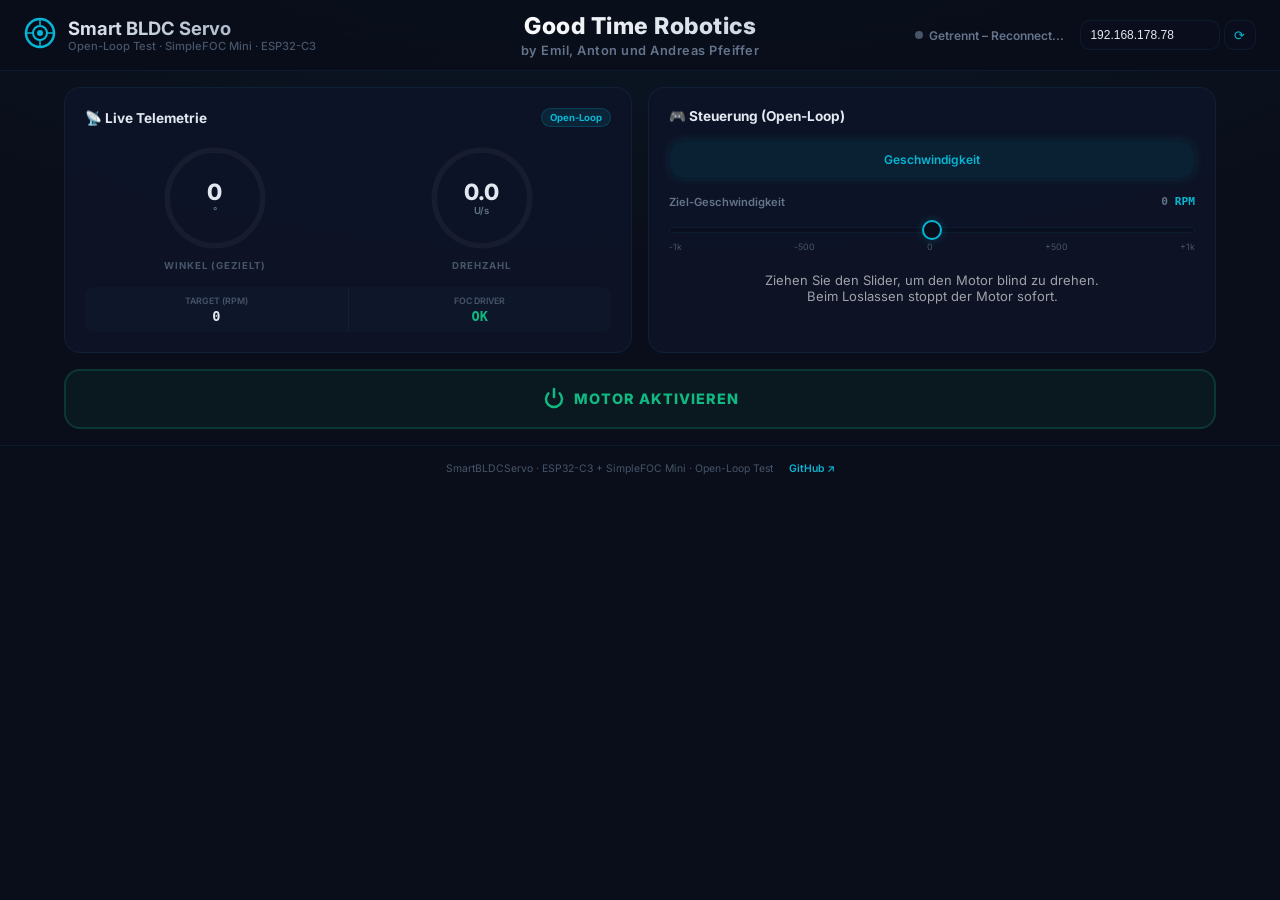
<file: software/OpenLoopTest/gui/index.html>
<!DOCTYPE html>
<html lang="de">
<head>
    <meta charset="UTF-8">
    <meta name="viewport" content="width=device-width, initial-scale=1.0">
    <title>Good Time Robotics - Smart BLDC Servo Open-Loop Test</title>
    <meta name="description" content="Control Dashboard für SmartBLDCServo mit SimpleFOC Mini">
    <link href="https://fonts.googleapis.com/css2?family=Inter:wght@300;400;500;600;700;800;900&display=swap" rel="stylesheet">
    <link rel="stylesheet" href="style.css">
</head>
<body>

    <!-- ═══ HEADER ═══ -->
    <header id="app-header">
        <div class="header-left">
            <div class="logo-mark">
                <svg width="32" height="32" viewBox="0 0 32 32" fill="none">
                    <circle cx="16" cy="16" r="14" stroke="url(#g1)" stroke-width="2.5"/>
                    <circle cx="16" cy="16" r="7" stroke="url(#g1)" stroke-width="2"/>
                    <circle cx="16" cy="16" r="3" fill="var(--accent)"/>
                    <line x1="16" y1="2" x2="16" y2="9" stroke="var(--accent)" stroke-width="1.5" stroke-linecap="round"/>
                    <line x1="16" y1="23" x2="16" y2="30" stroke="var(--accent)" stroke-width="1.5" stroke-linecap="round"/>
                    <line x1="2" y1="16" x2="9" y2="16" stroke="var(--accent)" stroke-width="1.5" stroke-linecap="round"/>
                    <line x1="23" y1="16" x2="30" y2="16" stroke="var(--accent)" stroke-width="1.5" stroke-linecap="round"/>
                    <defs><linearGradient id="g1" x1="0" y1="0" x2="32" y2="32"><stop stop-color="#06b6d4"/><stop offset="1" stop-color="#3b82f6"/></linearGradient></defs>
                </svg>
            </div>
            <div>
                <h1>Smart BLDC Servo</h1>
                <p class="subtitle">Open-Loop Test · SimpleFOC Mini · ESP32-C3</p>
            </div>
        </div>
        <div class="header-center">
            <span class="brand-title">Good Time Robotics</span>
            <span class="brand-author">by Emil, Anton und Andreas Pfeiffer</span>
        </div>
        <div class="header-right">
            <div class="conn-indicator" id="conn-indicator">
                <div class="conn-dot" id="conn-dot"></div>
                <span id="conn-text">Verbinde...</span>
            </div>
            <div class="ip-config">
                <input type="text" id="ip-input" value="192.168.178.78" placeholder="z.B. 192.168.178.78">
                <button id="btn-connect" onclick="connectWS()">⟳</button>
            </div>
        </div>
    </header>

    <!-- ═══ MAIN GRID ═══ -->
    <main class="dashboard-grid">

        <!-- ── TELEMETRIE CARD ── -->
        <section class="card card-telemetry" id="card-telemetry">
            <div class="card-header">
                <h2>📡 Live Telemetrie</h2>
                <div class="card-badge">Open-Loop</div>
            </div>
            <div class="gauges-row">
                <div class="gauge-item">
                    <div class="gauge-ring">
                        <svg viewBox="0 0 120 120">
                            <circle cx="60" cy="60" r="52" class="gauge-bg"/>
                            <circle cx="60" cy="60" r="52" class="gauge-fill" id="gauge-pos-ring"
                                    stroke-dasharray="326.7" stroke-dashoffset="326.7"/>
                        </svg>
                        <div class="gauge-center">
                            <span class="gauge-value" id="val-angle">0</span>
                            <span class="gauge-unit">°</span>
                        </div>
                    </div>
                    <span class="gauge-label">WINKEL (Gezielt)</span>
                </div>
                <div class="gauge-item">
                    <div class="gauge-ring">
                        <svg viewBox="0 0 120 120">
                            <circle cx="60" cy="60" r="52" class="gauge-bg"/>
                            <circle cx="60" cy="60" r="52" class="gauge-fill gauge-fill-green" id="gauge-rps-ring"
                                    stroke-dasharray="326.7" stroke-dashoffset="326.7"/>
                        </svg>
                        <div class="gauge-center">
                            <span class="gauge-value" id="val-rps">0.0</span>
                            <span class="gauge-unit">U/s</span>
                        </div>
                    </div>
                    <span class="gauge-label">DREHZAHL</span>
                </div>
            </div>
            <div class="telemetry-bar">
                <div class="tele-item"><span class="tele-label">Target (RPM)</span><span class="tele-value" id="val-setpoint">0</span></div>
                <div class="tele-item"><span class="tele-label">FOC Driver</span><span class="tele-value tele-ok" id="val-tmc">OK</span></div>
            </div>
        </section>

        <!-- ── CONTROL CARD ── -->
        <section class="card card-control" id="card-control">
            <div class="card-header">
                <h2>🎮 Steuerung (Open-Loop)</h2>
            </div>

            <!-- Mode Toggle -->
            <div class="mode-toggle">
                <button class="mode-btn active" id="btn-mode-speed">Geschwindigkeit</button>
            </div>

            <!-- Speed Control -->
            <div id="ctrl-speed" class="control-panel">
                <div class="slider-header">
                    <span>Ziel-Geschwindigkeit</span>
                    <span class="slider-val"><span id="lbl-spd">0</span> RPM</span>
                </div>
                <input type="range" id="slider-speed" min="-1000" max="1000" value="0" step="10"
                       oninput="updateSpeed(this.value)" onmouseup="snapZero()" ontouchend="snapZero()">
                <div class="slider-ticks"><span>-1k</span><span>-500</span><span>0</span><span>+500</span><span>+1k</span></div>
                <br/>
                <p style="color:#a1a1aa; font-size:13px; text-align:center;">
                    Ziehen Sie den Slider, um den Motor blind zu drehen.<br>
                    Beim Loslassen stoppt der Motor sofort.
                </p>
            </div>

        </section>

        <!-- ── EMERGENCY / POWER ── -->
        <button id="btn-power" class="power-button power-off" onclick="togglePower()">
            <svg width="24" height="24" viewBox="0 0 24 24" fill="none" stroke="currentColor" stroke-width="2.5" stroke-linecap="round">
                <path d="M12 2v8"/><path d="M17.66 6.34A8 8 0 1 1 6.34 6.34"/>
            </svg>
            <span id="power-label">MOTOR AKTIVIEREN</span>
        </button>

    </main>

    <!-- ═══ FOOTER ═══ -->
    <footer>
        <span>SmartBLDCServo · ESP32-C3 + SimpleFOC Mini · Open-Loop Test</span>
        <a href="https://github.com/pfeifferandreas1985-create/Smart-BLDC-Servo" target="_blank">GitHub ↗</a>
    </footer>

    <script src="app.js"></script>
</body>
</html>
</file>
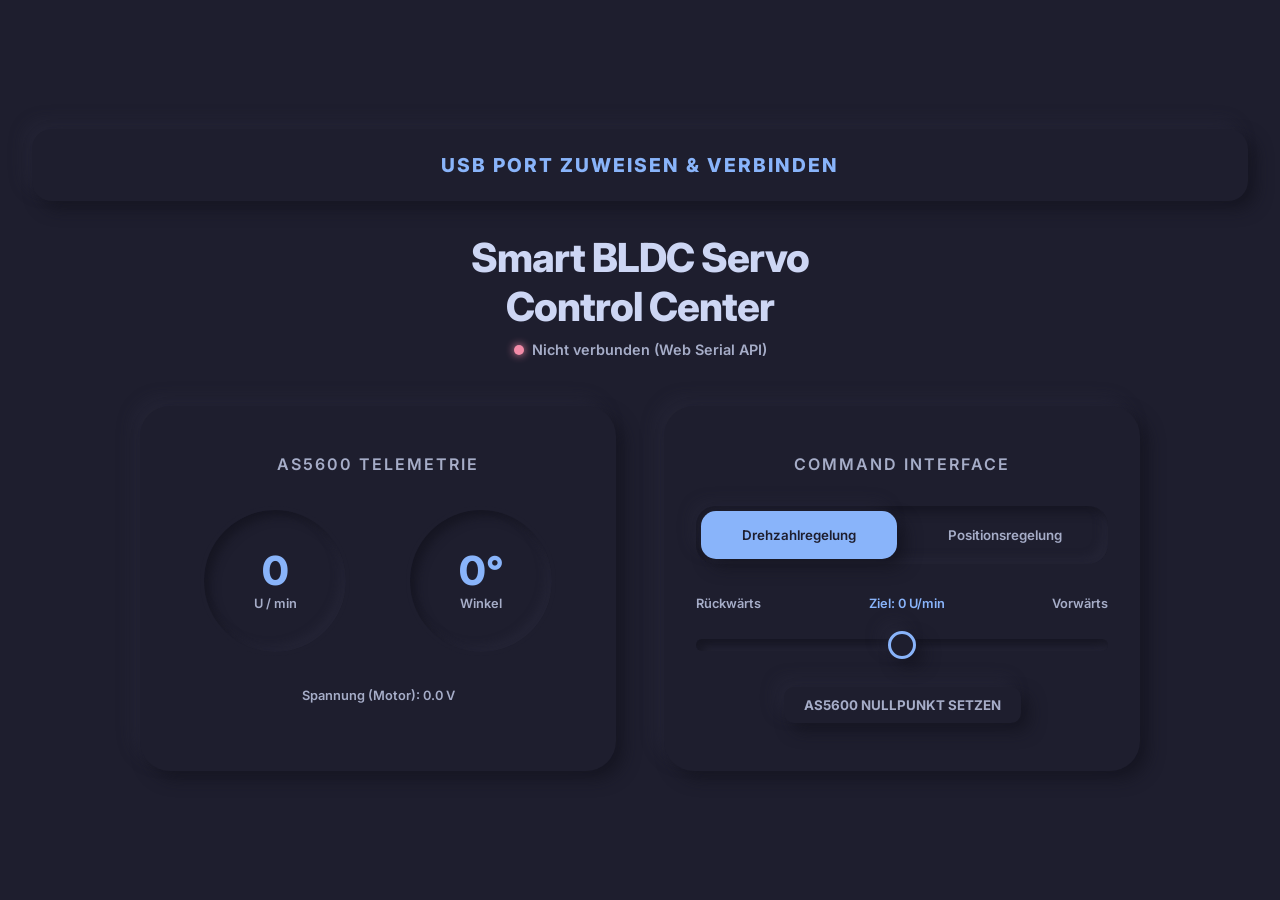
<file: dashboard.html>
<!DOCTYPE html>
<html lang="de">
<head>
    <meta charset="UTF-8">
    <meta name="viewport" content="width=device-width, initial-scale=1.0">
    <title>Smart BLDC Dashboard</title>
    <link href="https://fonts.googleapis.com/css2?family=Inter:wght@300;400;600;800&display=swap" rel="stylesheet">
    <style>
        :root {
            --bg: #1e1e2e;
            --text-main: #cdd6f4;
            --text-sub: #a6adc8;
            --accent: #89b4fa;
            --accent-glow: rgba(137, 180, 250, 0.3);
            --danger: #f38ba8;
            --danger-glow: rgba(243, 139, 168, 0.3);
            --success: #a6e3a1;

            /* Neumorphism Shadows for Dark Mode */
            --shadow-out: 8px 8px 16px rgba(17, 17, 27, 0.6), -8px -8px 16px rgba(49, 50, 68, 0.3);
            --shadow-in: inset 6px 6px 10px 0 rgba(17, 17, 27, 0.6), inset -6px -6px 10px 0 rgba(49, 50, 68, 0.3);
        }

        * { margin: 0; padding: 0; box-sizing: border-box; font-family: 'Inter', sans-serif; }

        body {
            background-color: var(--bg);
            color: var(--text-main);
            min-height: 100vh;
            display: flex; flex-direction: column; align-items: center; justify-content: center;
            padding: 2rem;
        }

        .header { margin-bottom: 3rem; text-align: center; }
        .header h1 { font-size: 2.5rem; font-weight: 800; letter-spacing: -1px; color: var(--text-main); }
        .status { margin-top: 10px; font-weight: 600; font-size: 0.9rem; color: var(--text-sub); display: flex; align-items: center; justify-content: center; gap: 8px; }
        .dot { width: 10px; height: 10px; border-radius: 50%; background: var(--danger); box-shadow: 0 0 8px var(--danger); }
        .dot.active { background: var(--success); box-shadow: 0 0 10px var(--success); }

        .dashboard-grid {
            display: grid;
            grid-template-columns: 1fr 1fr;
            gap: 3rem;
            width: 100%;
            max-width: 1000px;
        }

        .card {
            background: var(--bg);
            border-radius: 30px;
            padding: 3rem 2rem;
            box-shadow: var(--shadow-out);
            position: relative;
        }

        .card h2 { font-size: 1rem; color: var(--text-sub); font-weight: 600; text-transform: uppercase; letter-spacing: 2px; margin-bottom: 2rem; text-align: center; }

        /* TELEMETRIE TACHOS */
        .gauges { display: flex; justify-content: space-around; align-items: center; }
        .gauge { text-align: center; display: flex; flex-direction: column; align-items: center; }

        .gauge-circle {
            width: 150px; height: 150px; border-radius: 50%;
            background: var(--bg);
            box-shadow: var(--shadow-in);
            display: flex; flex-direction: column; align-items: center; justify-content: center;
            margin-bottom: 1rem;
            border: 4px solid var(--bg);
        }

        .gauge-value { font-size: 2.5rem; font-weight: 800; color: var(--accent); line-height: 1; }
        .gauge-label { font-size: 0.8rem; font-weight: 600; color: var(--text-sub); margin-top: 5px; }

        /* SLIDERS */
        .slider-container { margin-bottom: 2rem; margin-top: 2rem; }
        .slider-labels { display: flex; justify-content: space-between; font-size: 0.8rem; font-weight: 600; color: var(--text-sub); margin-bottom: 1.5rem; }

        input[type=range] {
            -webkit-appearance: none; width: 100%; height: 12px; border-radius: 10px;
            background: var(--bg); outline: none; box-shadow: var(--shadow-in);
        }
        input[type=range]::-webkit-slider-thumb {
            -webkit-appearance: none; width: 28px; height: 28px; border-radius: 50%;
            background: var(--bg); cursor: pointer; box-shadow: var(--shadow-out);
            border: 3px solid var(--accent); transition: transform 0.1s;
        }
        input[type=range]:active::-webkit-slider-thumb { transform: scale(1.1); background: var(--accent); }

        /* MODE BUTTONS */
        .mode-toggle { display: flex; gap: 10px; margin-bottom: 2rem; background: var(--bg); padding: 5px; border-radius: 20px; box-shadow: var(--shadow-in); }
        .mode-btn {
            background: transparent; border: none; color: var(--text-sub);
            padding: 1rem; width: 100%; border-radius: 15px; cursor: pointer; font-weight: 600;
            transition: all 0.3s;
        }
        .mode-btn.active {
            color: var(--bg);
            background: var(--accent);
            box-shadow: var(--shadow-out);
        }

        /* CONNECT BUTTON */
        .connect-switch {
            grid-column: 1 / -1; width: 100%; padding: 1.5rem; margin-bottom: 2rem;
            background: var(--bg); border: none; color: var(--accent);
            font-size: 1.2rem; font-weight: 800; letter-spacing: 2px;
            border-radius: 20px; cursor: pointer;
            box-shadow: var(--shadow-out); transition: all 0.2s;
        }
        .connect-switch:active { box-shadow: var(--shadow-in); }
        .connect-switch.connected { color: var(--success); }

    </style>
</head>
<body>

    <button id="btn-connect" class="connect-switch" onclick="connectSerial()">USB PORT ZUWEISEN & VERBINDEN</button>

    <div class="header">
        <h1>Smart BLDC Servo<br>Control Center</h1>
        <div class="status">
            <div class="dot" id="conn-dot"></div>
            <span id="conn-text">Nicht verbunden (Web Serial API)</span>
        </div>
    </div>

    <div class="dashboard-grid">

        <!-- TELEMETRIE -->
        <div class="card">
            <h2>AS5600 Telemetrie</h2>
            <div class="gauges">
                <div class="gauge">
                    <div class="gauge-circle">
                        <div class="gauge-value" id="val-rpm">0</div>
                        <div class="gauge-label">U / min</div>
                    </div>
                </div>
                <div class="gauge">
                    <div class="gauge-circle">
                        <div class="gauge-value"><span id="val-pos">0</span>°</div>
                        <div class="gauge-label">Winkel</div>
                    </div>
                </div>
            </div>
            <div style="text-align:center; color: var(--text-sub); font-size:0.8rem; margin-top:1rem; font-weight:600;">
                Spannung (Motor): <span id="val-volt">0.0</span> V
            </div>
        </div>

        <!-- STEUERUNG -->
        <div class="card">
            <h2>Command Interface</h2>

            <div class="mode-toggle">
                <button class="mode-btn active" id="btn-mode-speed" onclick="setMode('speed')">Drehzahlregelung</button>
                <button class="mode-btn" id="btn-mode-pos" onclick="setMode('pos')">Positionsregelung</button>
            </div>

            <!-- Speed Slider -->
            <div id="slider-wrap-speed" class="slider-container">
                <div class="slider-labels">
                    <span>Rückwärts</span>
                    <span style="color:var(--accent);">Ziel: <span id="lbl-spd">0</span> U/min</span>
                    <span>Vorwärts</span>
                </div>
                <input type="range" id="slider-speed" min="-1000" max="1000" value="0" step="10"
                       oninput="updateValue('speed', this.value)" onmouseup="snapToZero('speed')">
            </div>

            <!-- Position Slider -->
            <div id="slider-wrap-pos" class="slider-container" style="display:none;">
                <div class="slider-labels">
                    <span>-360°</span>
                    <span style="color:var(--accent);">Ziel: <span id="lbl-pos">0</span>°</span>
                    <span>+360°</span>
                </div>
                <input type="range" id="slider-pos" min="-360" max="360" value="0" step="1"
                       oninput="updateValue('pos', this.value)">
            </div>
            
            <div style="text-align:center; margin-top: 2rem;">
                <button onclick="sendCmd({cmd: 'zero'})" style="background:var(--bg); border:none; color:var(--text-sub); padding:10px 20px; border-radius:10px; box-shadow:var(--shadow-out); cursor:pointer; font-weight:bold;">AS5600 NULLPUNKT SETZEN</button>
            </div>
        </div>
    </div>

    <script>
        let port;
        let reader;
        let writer;
        let isConnected = false;
        let controlMode = 'speed';

        async function connectSerial() {
            if (isConnected) {
                // Disconnect
                try {
                    reader.cancel();
                    await port.close();
                } catch(e) {}
                isConnected = false;
                updateUI();
                return;
            }

            try {
                port = await navigator.serial.requestPort();
                await port.open({ baudRate: 115200 });
                isConnected = true;
                updateUI();

                const textDecoder = new TextDecoderStream();
                const readableStreamClosed = port.readable.pipeTo(textDecoder.writable);
                reader = textDecoder.readable.getReader();

                const textEncoder = new TextEncoderStream();
                const writableStreamClosed = textEncoder.readable.pipeTo(port.writable);
                writer = textEncoder.writable.getWriter();

                readLoop();
            } catch (error) {
                console.error("Connection error:", error);
                alert("Verbindung fehlgeschlagen: " + error);
            }
        }

        function updateUI() {
            const btn = document.getElementById('btn-connect');
            const dot = document.getElementById('conn-dot');
            const txt = document.getElementById('conn-text');

            if (isConnected) {
                btn.innerText = "TRENNEN";
                btn.classList.add('connected');
                dot.classList.add('active');
                txt.innerText = "Verbunden (Serial USB)";
                dot.style.background = "var(--success)";
                dot.style.boxShadow = "0 0 10px var(--success)";
            } else {
                btn.innerText = "USB PORT ZUWEISEN & VERBINDEN";
                btn.classList.remove('connected');
                dot.classList.remove('active');
                txt.innerText = "Nicht verbunden";
                dot.style.background = "var(--danger)";
                dot.style.boxShadow = "0 0 10px var(--danger)";
            }
        }

        async function readLoop() {
            let buffer = "";
            while (true) {
                try {
                    const { value, done } = await reader.read();
                    if (done) break;
                    
                    buffer += value;
                    let lines = buffer.split('\n');
                    buffer = lines.pop(); // keep the last incomplete line

                    for (let line of lines) {
                        try {
                            // Erwartetes JSON Format: {"pos": 180.5, "rpm": 1200, "volt": 5.4}
                            let data = JSON.parse(line.trim());
                            if(data.pos !== undefined) document.getElementById('val-pos').innerText = data.pos.toFixed(1);
                            if(data.rpm !== undefined) document.getElementById('val-rpm').innerText = data.rpm.toFixed(0);
                            if(data.volt !== undefined) document.getElementById('val-volt').innerText = data.volt.toFixed(2);
                        } catch(e) {
                            // Ignoriere nicht-JSON Zeilen (z.B. Boot-Logs)
                        }
                    }
                } catch (error) {
                    break;
                }
            }
            isConnected = false;
            updateUI();
        }

        async function sendCmd(jsonObj) {
            if (isConnected && writer) {
                const cmdString = JSON.stringify(jsonObj) + "\n";
                await writer.write(cmdString);
            }
        }

        function setMode(mode) {
            controlMode = mode;
            document.getElementById('btn-mode-speed').classList.remove('active');
            document.getElementById('btn-mode-pos').classList.remove('active');
            document.getElementById('btn-mode-' + mode).classList.add('active');

            if (mode === 'speed') {
                document.getElementById('slider-wrap-pos').style.display   = 'none';
                document.getElementById('slider-wrap-speed').style.display = 'block';
                document.getElementById('slider-speed').value = 0;
                document.getElementById('lbl-spd').innerText  = 0;
                sendCmd({mode: 'speed', val: 0});
            } else {
                document.getElementById('slider-wrap-speed').style.display = 'none';
                document.getElementById('slider-wrap-pos').style.display   = 'block';
                sendCmd({mode: 'pos', val: parseFloat(document.getElementById('slider-pos').value)});
            }
        }

        function updateValue(mode, val) {
            if (mode === 'speed') { document.getElementById('lbl-spd').innerText = val; sendCmd({mode: 'speed', val: parseFloat(val)}); }
            if (mode === 'pos')   { document.getElementById('lbl-pos').innerText = val; sendCmd({mode: 'pos',   val: parseFloat(val)}); }
        }

        function snapToZero(mode) {
            if (mode === 'speed') { document.getElementById('slider-speed').value = 0; updateValue('speed', 0); }
        }
    </script>
</body>
</html>
</file>
<file: software/OpenLoopTest/gui/style.css>
:root {
    --bg-primary: #0a0e1a;
    --bg-card: rgba(15, 20, 40, 0.85);
    --bg-card-hover: rgba(20, 28, 55, 0.9);
    --bg-input: rgba(10, 15, 30, 0.7);
    --border: rgba(56, 189, 248, 0.08);
    --border-hover: rgba(56, 189, 248, 0.2);
    --accent: #06b6d4;
    --accent-glow: rgba(6, 182, 212, 0.25);
    --green: #10b981;
    --green-glow: rgba(16, 185, 129, 0.3);
    --amber: #f59e0b;
    --danger: #ef4444;
    --danger-glow: rgba(239, 68, 68, 0.3);
    --text: #e2e8f0;
    --text-dim: #64748b;
    --text-muted: #475569;
    --radius: 16px;
    --radius-sm: 10px;
    --transition: 0.25s cubic-bezier(0.4, 0, 0.2, 1);
}
*, *::before, *::after { margin: 0; padding: 0; box-sizing: border-box; }
body {
    font-family: 'Inter', sans-serif; background: var(--bg-primary); color: var(--text);
    min-height: 100vh;
    background-image: radial-gradient(ellipse 80% 50% at 50% -20%, rgba(6,182,212,0.08), transparent);
}
#app-header {
    position: sticky; top: 0; z-index: 100; display: flex; align-items: center;
    justify-content: space-between; padding: 0.8rem 1.5rem;
    background: rgba(10, 14, 26, 0.85); backdrop-filter: blur(20px);
    border-bottom: 1px solid var(--border);
}
.header-left { display: flex; align-items: center; gap: 0.75rem; flex: 1; justify-content: flex-start; }
.header-center { display: flex; flex-direction: column; align-items: center; justify-content: center; text-align: center; flex: 1.5; }
#app-header h1 { font-size: 1.15rem; font-weight: 700; background: linear-gradient(135deg, #e2e8f0, #94a3b8); -webkit-background-clip: text; -webkit-text-fill-color: transparent; }
.v2-badge { background: linear-gradient(135deg, var(--accent), #3b82f6); -webkit-background-clip: text; -webkit-text-fill-color: transparent; font-weight: 900; }
.subtitle { font-size: 0.7rem; color: var(--text-muted); font-weight: 500; }
.header-right { display: flex; align-items: center; gap: 1rem; flex: 1; justify-content: flex-end; }
.brand-title { font-size: 1.45rem; font-weight: 800; background: linear-gradient(135deg, #ffffff, #cbd5e1); -webkit-background-clip: text; -webkit-text-fill-color: transparent; text-shadow: 0 0 20px rgba(255,255,255,0.05); letter-spacing: 0.5px; line-height: 1.2; }
.brand-author { font-size: 0.8rem; color: var(--text-dim); font-weight: 600; letter-spacing: 0.5px; margin-top: 2px; }
.conn-indicator { display: flex; align-items: center; gap: 6px; font-size: 0.75rem; color: var(--text-dim); font-weight: 600; }
.conn-dot { width: 8px; height: 8px; border-radius: 50%; background: var(--text-muted); transition: var(--transition); }
.conn-dot.active { background: var(--green); box-shadow: 0 0 10px var(--green-glow); }
.ip-config { display: flex; gap: 4px; }
.ip-config input { background: var(--bg-input); border: 1px solid var(--border); color: var(--text); padding: 0.4rem 0.6rem; border-radius: var(--radius-sm); font-size: 0.75rem; width: 140px; outline: none; }
.ip-config input:focus { border-color: var(--accent); }
.ip-config button { background: var(--bg-input); border: 1px solid var(--border); color: var(--accent); padding: 0.4rem 0.6rem; border-radius: var(--radius-sm); cursor: pointer; }
.ip-config button:hover { background: var(--accent); color: var(--bg-primary); }
.dashboard-grid { display: grid; grid-template-columns: 1fr 1fr; gap: 1rem; padding: 1rem 1.5rem; max-width: 1200px; margin: 0 auto; }
.card { background: var(--bg-card); backdrop-filter: blur(20px); border: 1px solid var(--border); border-radius: var(--radius); padding: 1.25rem; transition: var(--transition); animation: fadeIn 0.5s ease-out; }
.card:hover { border-color: var(--border-hover); }
.card-full { grid-column: 1 / -1; }
.card-header { display: flex; align-items: center; justify-content: space-between; margin-bottom: 1rem; }
.card-header h2 { font-size: 0.85rem; font-weight: 700; }
.card-badge { font-size: 0.6rem; font-weight: 700; padding: 3px 8px; border-radius: 20px; background: rgba(6,182,212,0.1); color: var(--accent); border: 1px solid rgba(6,182,212,0.2); }
@keyframes fadeIn { from { opacity: 0; transform: translateY(10px); } to { opacity: 1; transform: none; } }
.gauges-row { display: flex; justify-content: space-around; gap: 0.5rem; margin-bottom: 1rem; }
.gauge-item { display: flex; flex-direction: column; align-items: center; gap: 0.4rem; }
.gauge-ring { position: relative; width: 110px; height: 110px; }
.gauge-ring svg { width: 100%; height: 100%; transform: rotate(-90deg); }
.gauge-bg { fill: none; stroke: rgba(255,255,255,0.04); stroke-width: 6; }
.gauge-fill { fill: none; stroke: var(--accent); stroke-width: 6; stroke-linecap: round; transition: stroke-dashoffset 0.3s ease; }
.gauge-fill-green { stroke: var(--green); }
.gauge-fill-amber { stroke: var(--amber); }
.gauge-center { position: absolute; inset: 0; display: flex; flex-direction: column; align-items: center; justify-content: center; }
.gauge-value { font-size: 1.4rem; font-weight: 800; line-height: 1; }
.gauge-unit { font-size: 0.6rem; color: var(--text-dim); font-weight: 600; margin-top: 2px; }
.gauge-label { font-size: 0.6rem; font-weight: 700; color: var(--text-muted); letter-spacing: 1px; text-transform: uppercase; }
.telemetry-bar { display: flex; gap: 1px; background: var(--border); border-radius: var(--radius-sm); overflow: hidden; }
.tele-item { flex: 1; display: flex; flex-direction: column; align-items: center; padding: 0.5rem; background: var(--bg-card); gap: 2px; }
.tele-label { font-size: 0.55rem; color: var(--text-muted); font-weight: 600; text-transform: uppercase; }
.tele-value { font-size: 0.85rem; font-weight: 700; font-family: monospace; }
.tele-ok { color: var(--green); }
.mode-toggle { display: flex; gap: 2px; background: var(--bg-input); padding: 3px; border-radius: var(--radius-sm); margin-bottom: 1rem; }
.mode-btn { flex: 1; padding: 0.55rem; border: none; border-radius: 8px; background: transparent; color: var(--text-dim); font-weight: 600; font-size: 0.75rem; cursor: pointer; transition: var(--transition); font-family: inherit; }
.mode-btn.active { background: rgba(6,182,212,0.1); color: var(--accent); box-shadow: 0 0 12px var(--accent-glow); }
.control-panel { margin-bottom: 0.75rem; }
.slider-header { display: flex; justify-content: space-between; margin-bottom: 0.5rem; }
.slider-header span { font-size: 0.7rem; font-weight: 600; color: var(--text-dim); }
.slider-val { color: var(--accent) !important; font-family: monospace; }
input[type=range] { -webkit-appearance: none; width: 100%; height: 6px; border-radius: 6px; background: var(--bg-input); outline: none; border: 1px solid var(--border); }
input[type=range]::-webkit-slider-thumb { -webkit-appearance: none; width: 20px; height: 20px; border-radius: 50%; background: var(--bg-primary); border: 2.5px solid var(--accent); cursor: pointer; box-shadow: 0 0 8px var(--accent-glow); }
.slider-ticks { display: flex; justify-content: space-between; margin-top: 4px; font-size: 0.55rem; color: var(--text-muted); }
.quick-pos { display: flex; gap: 6px; margin-top: 0.7rem; }
.quick-pos button { flex: 1; padding: 0.45rem; border: 1px solid var(--border); border-radius: 8px; background: var(--bg-input); color: var(--text-dim); font-size: 0.7rem; font-weight: 600; cursor: pointer; transition: var(--transition); font-family: inherit; }
.quick-pos button:hover { border-color: var(--accent); color: var(--accent); }
.select-wrap { margin-top: 0.5rem; }
.select-wrap label { display: block; font-size: 0.65rem; font-weight: 600; color: var(--text-muted); margin-bottom: 4px; text-transform: uppercase; }
select { width: 100%; padding: 0.5rem; border-radius: var(--radius-sm); background: var(--bg-input); border: 1px solid var(--border); color: var(--text); font-size: 0.75rem; font-weight: 600; outline: none; cursor: pointer; appearance: none; font-family: inherit; }
.pid-grid { display: grid; grid-template-columns: repeat(3, 1fr); gap: 0.5rem; margin-bottom: 0.75rem; }
.pid-param { display: flex; flex-direction: column; gap: 3px; }
.pid-param label { font-size: 0.65rem; font-weight: 700; color: var(--accent); }
.pid-param input { padding: 0.5rem; border-radius: var(--radius-sm); background: var(--bg-input); border: 1px solid var(--border); color: var(--text); font-size: 0.9rem; font-weight: 700; text-align: center; outline: none; font-family: monospace; }
.pid-param input:focus { border-color: var(--accent); }
.pid-presets { display: flex; gap: 4px; }
.pid-presets button { flex: 1; padding: 0.4rem; border: 1px solid var(--border); border-radius: 8px; background: var(--bg-input); color: var(--text-dim); font-size: 0.65rem; font-weight: 600; cursor: pointer; transition: var(--transition); font-family: inherit; }
.pid-presets button:hover { border-color: var(--accent); color: var(--accent); }
.ttl-layout { display: flex; align-items: center; gap: 1.5rem; }
.ttl-id-circle { width: 90px; height: 90px; border-radius: 50%; flex-shrink: 0; background: var(--bg-input); border: 2px solid var(--border); display: flex; flex-direction: column; align-items: center; justify-content: center; }
.ttl-id-val { font-size: 2rem; font-weight: 900; color: var(--accent); line-height: 1; }
.ttl-id-label { font-size: 0.5rem; font-weight: 700; color: var(--text-muted); margin-top: 2px; }
.ttl-controls { flex: 1; display: flex; flex-direction: column; gap: 0.5rem; }
.ttl-row { display: flex; gap: 6px; align-items: center; }
.ttl-row input { flex: 1; padding: 0.5rem; border-radius: var(--radius-sm); background: var(--bg-input); border: 1px solid var(--border); color: var(--text); font-size: 1rem; font-weight: 700; text-align: center; outline: none; font-family: monospace; }
.ttl-status-line { display: flex; align-items: center; gap: 6px; font-size: 0.7rem; color: var(--text-dim); font-weight: 600; }
.ttl-dot { width: 7px; height: 7px; border-radius: 50%; background: var(--text-muted); }
.ttl-dot.ok { background: var(--green); box-shadow: 0 0 8px rgba(16,185,129,0.3); }
.ttl-dot.error { background: var(--danger); }
.ttl-dot.busy { background: var(--accent); animation: pulse 0.6s infinite; }
@keyframes pulse { 0%,100% { opacity:1; } 50% { opacity:0.3; } }
.ttl-info { font-size: 0.6rem; color: var(--text-muted); line-height: 1.5; }
.btn-accent { padding: 0.5rem 1rem; border-radius: var(--radius-sm); background: linear-gradient(135deg, var(--accent), #0891b2); border: none; color: #fff; font-weight: 700; font-size: 0.7rem; cursor: pointer; transition: var(--transition); font-family: inherit; }
.btn-accent:hover { box-shadow: 0 0 16px var(--accent-glow); transform: translateY(-1px); }
.btn-ghost { padding: 0.5rem 1rem; border-radius: var(--radius-sm); background: transparent; border: 1px solid var(--border); color: var(--text-dim); font-weight: 700; font-size: 0.7rem; cursor: pointer; transition: var(--transition); font-family: inherit; }
.btn-ghost:hover { border-color: var(--accent); color: var(--accent); }
.btn-small { padding: 0.35rem 0.8rem; border-radius: 8px; background: rgba(6,182,212,0.1); border: 1px solid rgba(6,182,212,0.2); color: var(--accent); font-weight: 700; font-size: 0.6rem; cursor: pointer; transition: var(--transition); font-family: inherit; }
.btn-small:hover { background: var(--accent); color: var(--bg-primary); }
.autosense-body { display: flex; align-items: center; gap: 1.5rem; }
.cal-progress-ring { position: relative; width: 80px; height: 80px; flex-shrink: 0; }
.cal-progress-ring svg { width: 100%; height: 100%; transform: rotate(-90deg); }
.cal-pct { position: absolute; inset: 0; display: flex; align-items: center; justify-content: center; font-size: 1rem; font-weight: 800; color: var(--accent); }
.cal-info { flex: 1; }
.cal-info p { font-size: 0.75rem; color: var(--text-dim); line-height: 1.5; }
.cal-info .dim { color: var(--text-muted); }
.cal-result { margin-top: 0.5rem; padding: 0.5rem 0.75rem; border-radius: var(--radius-sm); background: rgba(16,185,129,0.08); border: 1px solid rgba(16,185,129,0.2); color: var(--green); font-weight: 700; font-size: 0.75rem; }
.power-button { grid-column: 1 / -1; display: flex; align-items: center; justify-content: center; gap: 0.5rem; padding: 1rem; border-radius: var(--radius); cursor: pointer; font-weight: 800; font-size: 0.9rem; letter-spacing: 1px; transition: var(--transition); font-family: inherit; }
.power-off { background: rgba(16,185,129,0.06); border: 2px solid rgba(16,185,129,0.2); color: var(--green); }
.power-off:hover { box-shadow: 0 0 20px var(--green-glow); }
.power-on { background: rgba(239,68,68,0.08); border: 2px solid rgba(239,68,68,0.3); color: var(--danger); }
.power-on:hover { box-shadow: 0 0 20px var(--danger-glow); }
footer { text-align: center; padding: 1rem; font-size: 0.65rem; color: var(--text-muted); display: flex; justify-content: center; gap: 1rem; border-top: 1px solid var(--border); }
footer a { color: var(--accent); text-decoration: none; font-weight: 600; }
@media (max-width: 768px) { .dashboard-grid { grid-template-columns: 1fr; } #app-header { flex-direction: column; gap: 0.5rem; } .ttl-layout { flex-direction: column; } }
</file>
